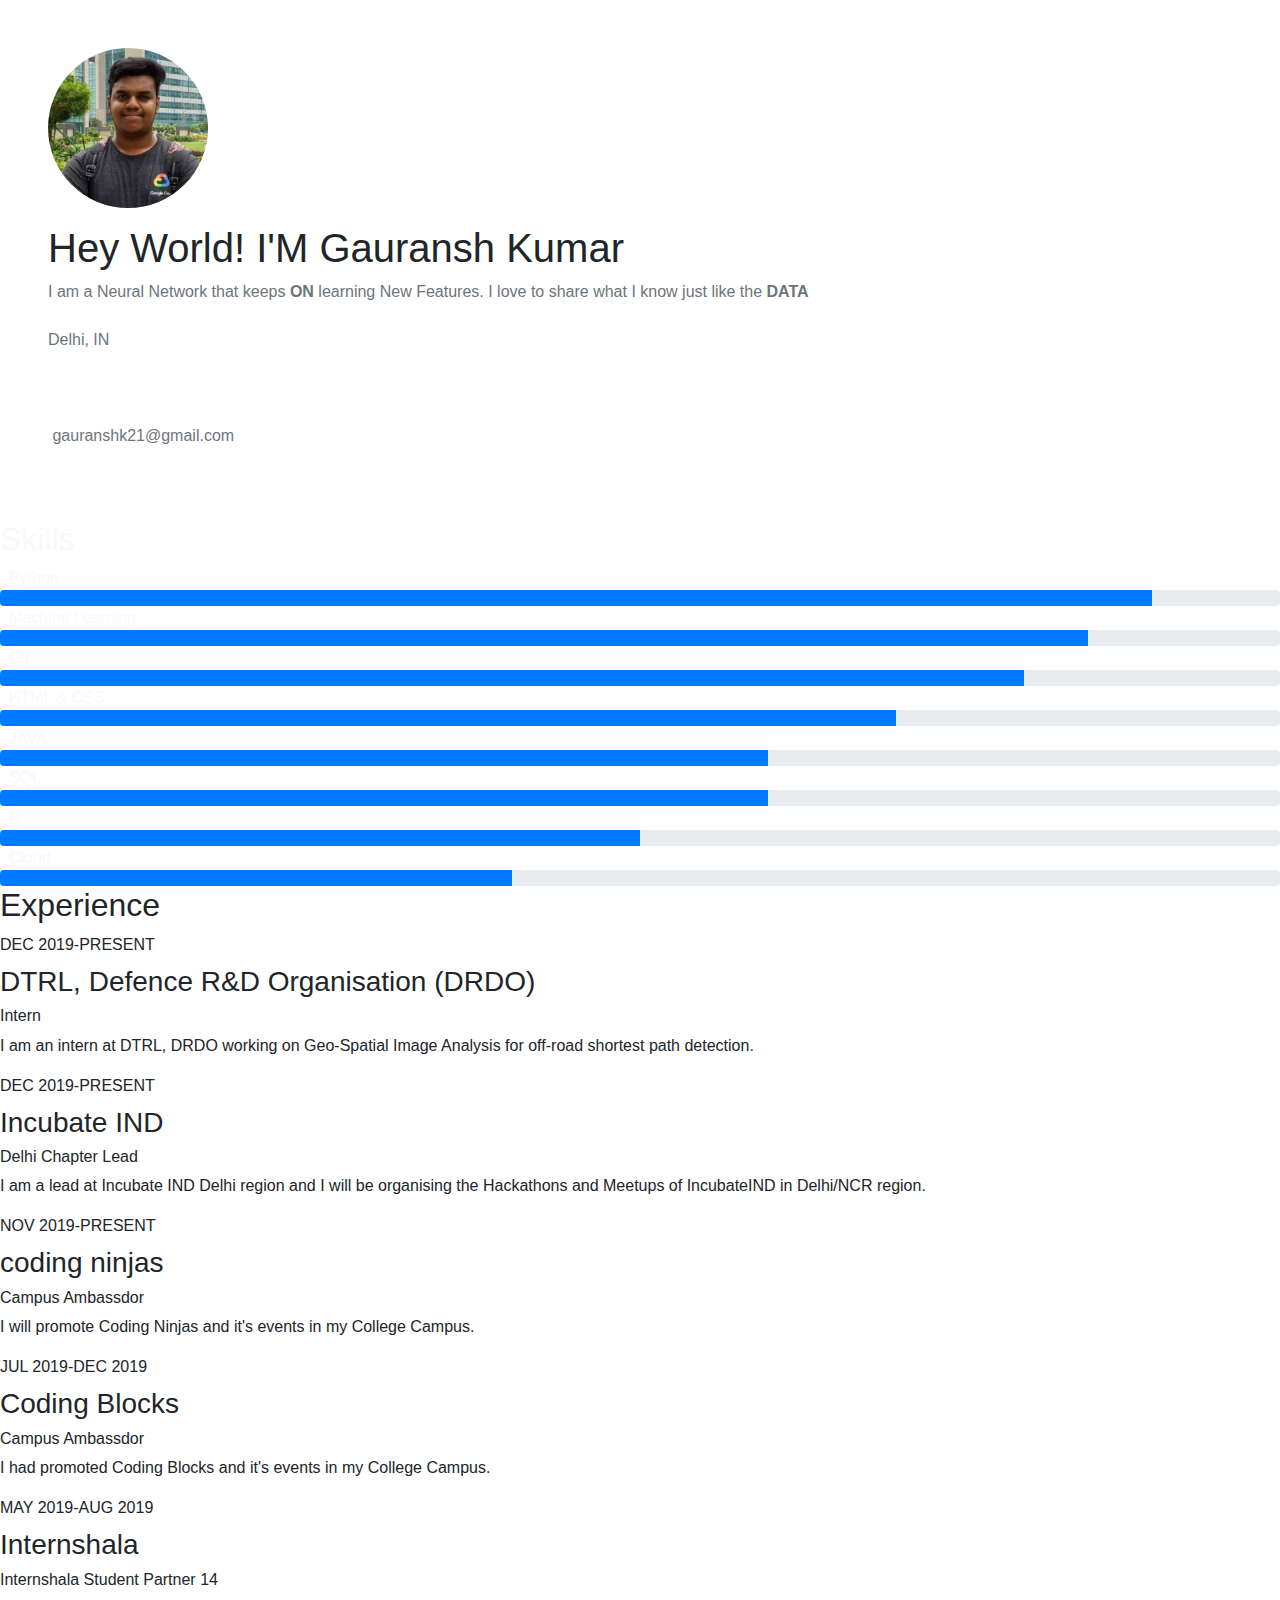
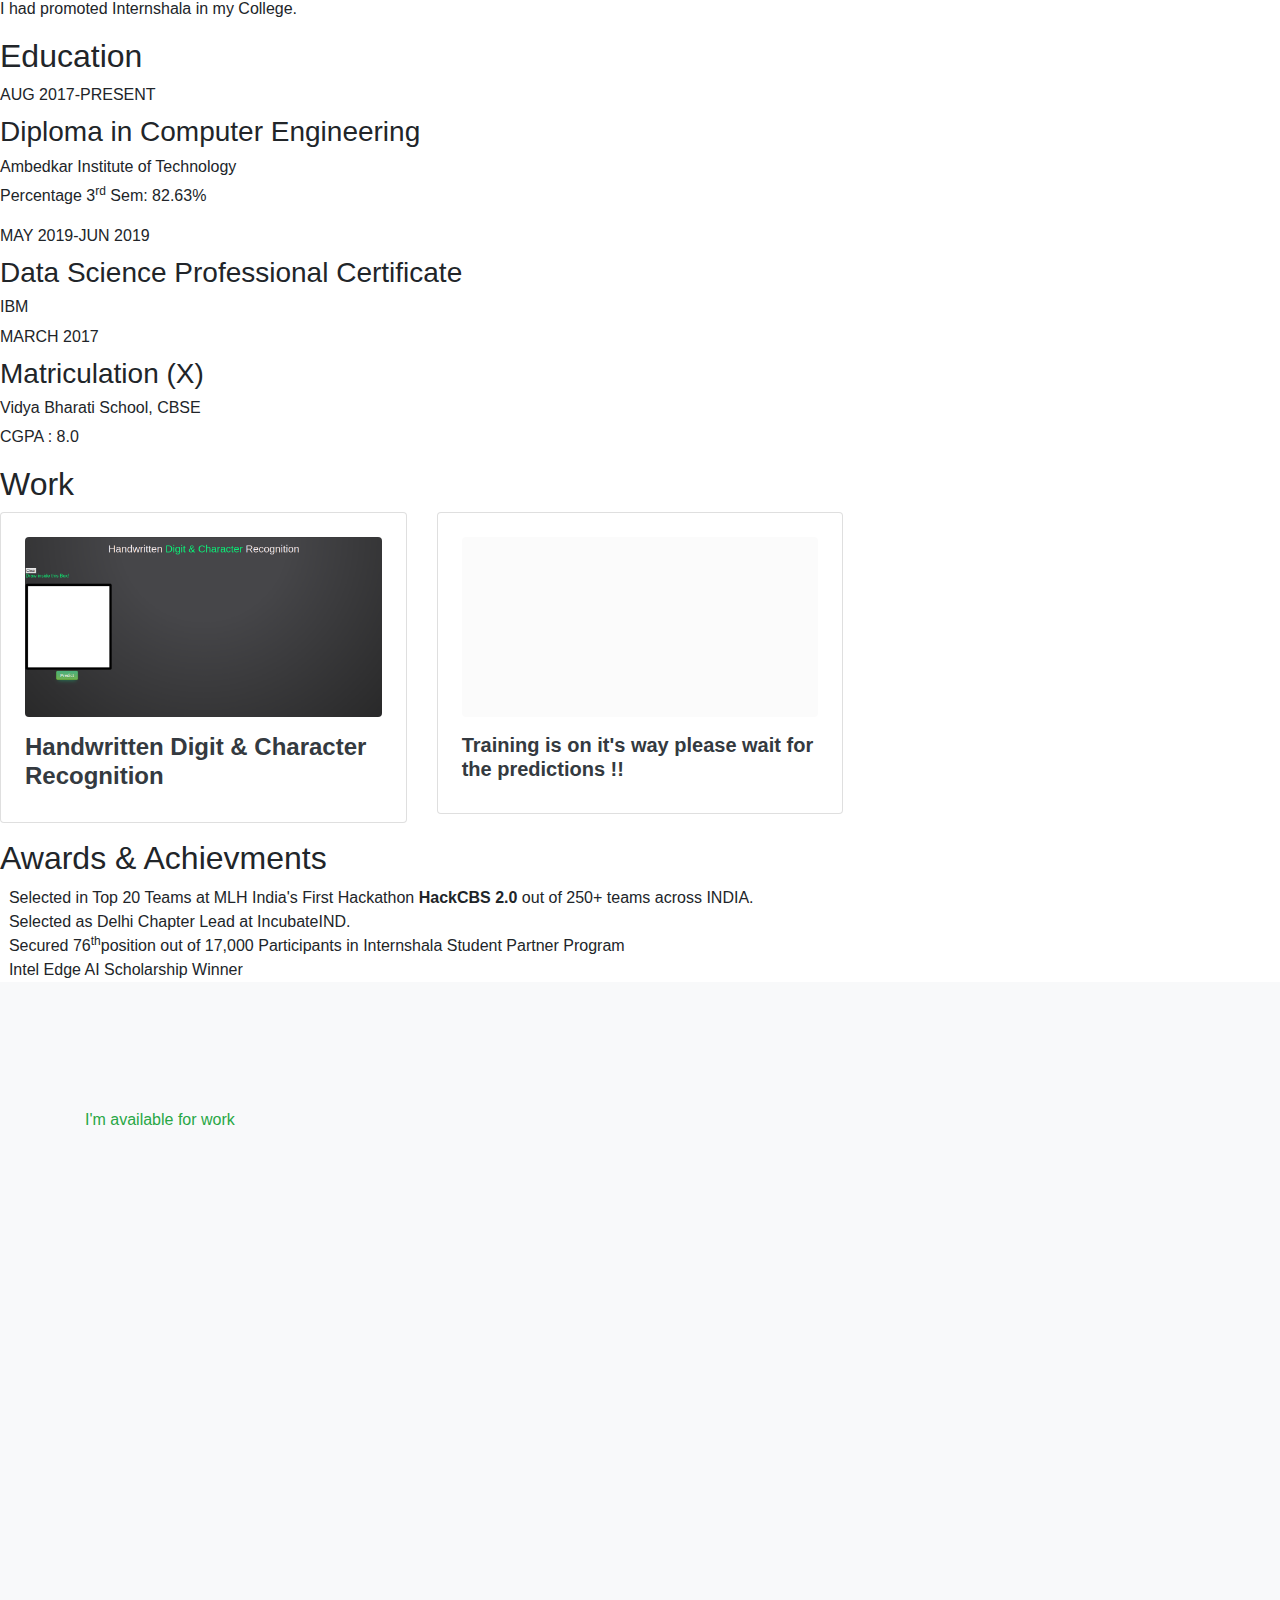
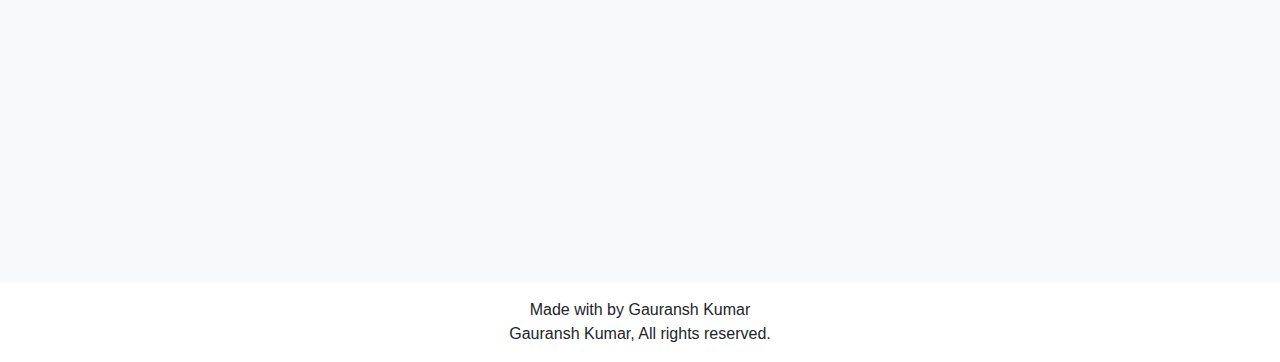
<file: index.html>
<!DOCTYPE html>
<html lang="en-US">

<head>
  <!-- Global site tag (gtag.js) - Google Analytics -->
<script async src="https://www.googletagmanager.com/gtag/js?id=UA-155865799-1"></script>
<script>
  window.dataLayer = window.dataLayer || [];
  function gtag(){dataLayer.push(arguments);}
  gtag('js', new Date());

  gtag('config', 'UA-155865799-1');
</script>

  <meta name="generator" content="Hugo 0.47.1" />
  <title>


    Gauransh Kumar | Developer

  </title>
  <meta charset="utf-8">
  <meta name="viewport" content="width=device-width, initial-scale=1">

  <link rel="stylesheet" href="https://maxcdn.bootstrapcdn.com/bootstrap/4.0.0/css/bootstrap.min.css" integrity="sha384-Gn5384xqQ1aoWXA+058RXPxPg6fy4IWvTNh0E263XmFcJlSAwiGgFAW/dAiS6JXm" crossorigin="anonymous">

  <link rel="stylesheet" href="https://d1azc1qln24ryf.cloudfront.net/114779/Socicon/style-cf.css?u8vidh">
  <link rel="stylesheet" type="text/css" href="https://demo.uicard.io/hugo-uilite-portfolio-demo/css/styles.css">

  <link href="https://fonts.googleapis.com/css?family=Montserrat:800" rel="stylesheet">
  <link rel="stylesheet" href="https://demo.uicard.io/hugo-uilite-portfolio-demo//css/highlight.css">

  <link rel="stylesheet" href="https://use.fontawesome.com/releases/v5.3.1/css/all.css" integrity="sha384-mzrmE5qonljUremFsqc01SB46JvROS7bZs3IO2EmfFsd15uHvIt+Y8vEf7N7fWAU" crossorigin="anonymous">



  <meta name="author" content="Gauransh Kumar">
  <meta name="theme-color" content="#000000">


  <link href="https://demo.uicard.io/hugo-uilite-portfolio-demo/index.xml" rel="alternate" type="application/rss+xml" title="Gauransh Kumar" />
  <link href="https://demo.uicard.io/hugo-uilite-portfolio-demo/index.xml" rel="feed" type="application/rss+xml" title="Gauransh Kumar" />



  <meta itemprop="name" content="Gauransh Kumar">
  <meta itemprop="description" content="">

  <meta name="og:title" content="Gauransh Kumar">
  <meta name="og:description" content="">
  <meta name="og:type" content="article">

  <meta name="twitter:card" content="summary">
  <meta name="twitter:title" content="Gauransh Kumar">
  <meta name="twitter:description" content="">

  <meta name="article:author" content="Gauransh Kumar">



  <script type="application/ld+json">
    {
      "@context": "http://schema.org",
      "@type": "WebSite",
      "url": "https://demo.uicard.io/hugo-uilite-portfolio-demo/",
      "name": "Gauransh Kumar",
      "author": {
        "@type": "Person",
        "name": "Gauransh Kumar"
      },
      "description": "",
    }
  </script>



</head>

<body class="clearfix">


  <section id="sidebar" class="sidebar d-flex align-items-center p-5">
    <div class="main-info">

      <img src="img/icon.jpeg" class="rounded-circle mb-3" width="160px">

      <h1 class="heading">Hey World! I&#39;M <span class="highlight">Gauransh Kumar</span></h1>
      <p class="text-muted">I am a Neural Network that keeps <b>ON</b> learning New Features. I love to share what I know just like the <b>DATA</b><br><br>Delhi, IN</p>

      <div class="social my-4">


        <a target="_blank" href="https://www.linkedin.com/in/gauranshk21">
          <i class="fab fa-linkedin"></i>
        </a>

        <a target="_blank" href="https://www.github.com/gauranshkumar">
          <i class="fab fa-github"></i>
        </a>

        <a target="_blank" href="https://instagram.com/gauranshk/">
          <i class="fab fa-instagram"></i>
        </a>

        <a href="https://www.facebook.com/profile.php?id=100011428915804" target="_blank">
          <i class="fab fa-facebook"></i>
        </a>

        <a target="_blank" href="https://twitter.com/gauransh_k">
          <i class="fab fa-twitter"></i>
        </a>

        <!-- <a target="_blank" href="mailto:gauranshk21@gmail.com">
          <i class="fas fa-envelope"></i>
        </a> -->
        <a href="img/Gauransh_Kumar_Resume.pdf">
          <i class="fas fa-file-pdf"></i>
        </a>
        <br>
        <br>
        <a target="_blank" href="mailto:gauranshk21@gmail.com">
          <i class="fas fa-envelope"></i><span class="text-muted">&nbspgauranshk21@gmail.com</span>
        </a>

      </div>
    </div>
  </section>

  <div class="main-content">


    <section id="skills" class="aqua text-light">
      <h2 class="heading">Skills</h2>



      <div class="skill">
        <i class="fab fa-python"></i>&nbsp&nbsp<span class="h6">Python</span>
        <div class="progress">
          <div class="progress-bar bg-blue" role="progressbar" style="width: 90%" aria-valuenow="10" aria-valuemin="0" aria-valuemax="100"></div>
        </div>
      </div>

      <div class="skill">
        <i class="fas fa-robot"></i>&nbsp&nbsp<span class="h6">Machine Learning</span>
        <div class="progress">
          <div class="progress-bar bg-blue" role="progressbar" style="width: 85%" aria-valuenow="10" aria-valuemin="0" aria-valuemax="100"></div>
        </div>
      </div>


      <div class="skill">
        <!-- <span class="h6">Git</span> -->
        <!-- <i class="fab fa-code-branch"></i> -->
        <i class="fas fa-code-branch"></i>&nbsp&nbsp<span class="h6">Git</span>
        <div class="progress">
          <div class="progress-bar bg-blue" role="progressbar" style="width: 80%" aria-valuenow="10" aria-valuemin="0" aria-valuemax="100"></div>
        </div>
      </div>

      <div class="skill">
        <i class="fab fa-html5"></i>&nbsp&nbsp<span class="h6">HTML & CSS</span>
        <div class="progress">
          <div class="progress-bar bg-blue" role="progressbar" style="width: 70%" aria-valuenow="10" aria-valuemin="0" aria-valuemax="100"></div>
        </div>
      </div>

      <div class="skill">
        <i class="fab fa-java"></i>&nbsp&nbsp<span class="h6">JAVA</span>
        <div class="progress">
          <div class="progress-bar bg-blue" role="progressbar" style="width: 60%" aria-valuenow="10" aria-valuemin="0" aria-valuemax="100"></div>
        </div>
      </div>

      <div class="skill">
        <i class="fas fa-database"></i>&nbsp&nbsp<span class="h6">SQL</span>
        <div class="progress">
          <div class="progress-bar bg-blue" role="progressbar" style="width: 60%" aria-valuenow="10" aria-valuemin="0" aria-valuemax="100"></div>
        </div>
      </div>


      <div class="skill">
        <i class="fab fa-r-project"></i>&nbsp&nbsp<span class="h6">R</span>
        <div class="progress">
          <div class="progress-bar bg-blue" role="progressbar" style="width: 50%" aria-valuenow="10" aria-valuemin="0" aria-valuemax="100"></div>
        </div>
      </div>

      <div class="skill">
        <i class="fas fa-cloud"></i>&nbsp&nbsp<span class="h6">Cloud</span>
        <div class="progress">
          <div class="progress-bar bg-blue" role="progressbar" style="width: 40%" aria-valuenow="10" aria-valuemin="0" aria-valuemax="100"></div>
        </div>
      </div>


    </section>


    <section id="experience" class="green">
      <h2 class="heading">Experience</h2>
      <div id="timeline">

        <div class="timeline-item clearfix">
          <div class="timeline-icon"></div>

          <div class="timeline-content  right ">
            <span class="date">DEC 2019-PRESENT</span>
            <h6 class="h3 my-2">DTRL, Defence R&D Organisation (DRDO)</h6>
            <h6 class="h6">Intern</h6>
            <p class="">I am an intern at DTRL, DRDO working on Geo-Spatial Image Analysis for off-road shortest path detection.</p>
          </div>
        </div>

        <div class="timeline-item clearfix">
          <div class="timeline-icon"></div>

          <div class="timeline-content ">
            <span class="date">DEC 2019-PRESENT</span>
            <h6 class="h3 my-2">Incubate IND</h6>
            <h6 class="h6">Delhi Chapter Lead</h6>
            <p class="">I am a lead at Incubate IND Delhi region and I will be organising the Hackathons and Meetups of IncubateIND in Delhi/NCR region.</p>
          </div>
        </div>

        <div class="timeline-item clearfix">
          <div class="timeline-icon"></div>

          <div class="timeline-content right">
            <span class="date">NOV 2019-PRESENT</span>
            <h6 class="h3 my-2">coding ninjas</h6>
            <h6 class="h6">Campus Ambassdor</h6>
            <p class="">I will promote Coding Ninjas and it's events in my College Campus.</p>
          </div>
        </div>

        <div class="timeline-item clearfix">
          <div class="timeline-icon"></div>

          <div class="timeline-content ">
            <span class="date">JUL 2019-DEC 2019</span>
            <h6 class="h3 my-2">Coding Blocks</h6>
            <h6 class="h6">Campus Ambassdor</h6>
            <p class="">I had promoted Coding Blocks and it's events in my College Campus.</p>
          </div>
        </div>

        <div class="timeline-item clearfix">
          <div class="timeline-icon"></div>

          <div class="timeline-content right">
            <span class="date">MAY 2019-AUG 2019</span>
            <h6 class="h3 my-2">Internshala</h6>
            <h6 class="h6">Internshala Student Partner 14</h6>
            <p class="">I had promoted Internshala in my College.</p>
          </div>
        </div>
      </div>

    </section>


    <section class="blue">
      <h2 class="heading">Education</h2>

      <div id="timeline">
        <div class="timeline-item clearfix">
          <div class="timeline-icon"></div>

          <div class="timeline-content right">
            <span class="date">AUG 2017-PRESENT</span>
            <h6 class="h3 my-2">Diploma in Computer Engineering</h6>
            <h6 class="h6">Ambedkar Institute of Technology</h6>
            <p class="">Percentage 3<sup>rd</sup> Sem: 82.63%</p>
          </div>
        </div>

        <div class="timeline-item clearfix">
          <div class="timeline-icon"></div>

          <div class="timeline-content">
            <span class="date">MAY 2019-JUN 2019</span>
            <h6 class="h3 my-2">Data Science Professional Certificate</h6>
            <h6 class="h6">IBM</h6>
          </div>
        </div>

        <div class="timeline-item clearfix">
          <div class="timeline-icon"></div>

          <div class="timeline-content right">
            <span class="date">MARCH 2017</span>
            <h6 class="h3 my-2">Matriculation (X)</h6>
            <h6 class="h6">Vidya Bharati School, CBSE</h6>
            <p class="">CGPA : 8.0</p>
          </div>
        </div>

      </div>
      <!--
      <div class="row justify-content-md-center text-center">



        <div class="col-12 col-lg-6 col-md-6 mb-3">
          <div class="card p-4">
            <i class="mt-3  fa fa-code fa-3x"></i>
            <h5 class="mt-4">Web Development</h5>
            <p class="text-muted">Duis ornare lacus lectus, ut sollicitudin lacus sodales at. Cras a orci non orci interdum ullamcorper.</p>
          </div>
        </div>



        <div class="col-12 col-lg-6 col-md-6 mb-3">
          <div class="card p-4">
            <i class="mt-3  fa fa-pen-nib fa-3x"></i>
            <h5 class="mt-4">Logo Design</h5>
            <p class="text-muted">Duis ornare lacus lectus, ut sollicitudin lacus sodales at. Cras a orci non orci interdum ullamcorper.</p>
          </div>
        </div>


      </div> -->
    </section>
  </div>

  <div style="z-index: 4; position: relative;">

    <section class="yellow">
      <h2 class="heading">Work</h2>

      <div class="row">

        <div class="col-lg-4 col-md-4 col-12 mb-3">
          <div class="card p-4">
            <a class="mb-3" href="http://char-recognizer.herokuapp.com" target="_blank">
              <div class="featuredImage rounded" style="background-size:cover;background-position:center;background-image: url('img/thumb.png'); height: 180px;background-color:#fbfbfb;">
              </div>
            </a>

            <a href="http://char-recognizer.herokuapp.com">
              <h3 class="h4 font-weight-bold text-dark">Handwritten Digit & Character Recognition</h3>
            </a>

            <div>


              <div class="float-right">

              </div>
            </div>
          </div>
        </div>

        <!-- <div class="col-lg-4 col-md-4 col-12 mb-3">
          <div class="card p-4">
            <a class="mb-3" href="https://demo.uicard.io/hugo-uilite-portfolio-demo/work/work-experience2/">
              <div class="featuredImage rounded" style="background-size:cover;background-position:center;background-image: url('https://demo.uicard.io/hugo-uilite-portfolio-demo/images/work/work2.jpg'); height: 180px;background-color:#fbfbfb;">
              </div>
            </a>

            <a href="https://demo.uicard.io/hugo-uilite-portfolio-demo/work/work-experience2/">
              <h3 class="h4 font-weight-bold text-dark">Work Experience2</h3>
            </a>

            <div>


              <div class="float-right">

              </div>
            </div>
          </div>
        </div> -->

        <div class="col-lg-4 col-md-4 col-12 mb-3">
          <div class="card p-4">
            <a class="mb-3" href="#">
              <div class="featuredImage rounded" style="background-size:cover;background-position:center;background-image: url('https://capsegypt.com/images/loading.gif'); height: 180px;background-color:#fbfbfb;">
              </div>
            </a>

            <a href="#">
              <h3 class="h5 font-weight-bold text-dark">Training is on it's way please wait for the predictions !!</h3>
            </a>

            <div>


              <div class="float-right">

              </div>
            </div>
          </div>
        </div>

      </div>

      <!--
      <div class="text-center mt-5">
        <a href="https://demo.uicard.io/hugo-uilite-portfolio-demo/work" class="btn btn-lg btn-dark-faded ">Browse All</a>
      </div> -->
    </section>

    <section class="skin">
      <h2 class="heading">
        Awards & Achievments
      </h2>



      <!-- <div class="row">

        <div class="col-lg-5 col-md-5 col-12 mb-3">
          <div class="card p-4">
            <a class="mb-3" href="https://demo.uicard.io/hugo-uilite-portfolio-demo/blog/my-second-blog-post/">
              <div class="featuredImage rounded" style="background-size:cover;background-position:center;background-image: url('https://demo.uicard.io/hugo-uilite-portfolio-demo/images/blog/image2.jpg'); height: 200px;background-color:#fbfbfb;">
              </div>
            </a>
            <small class="text-muted">Sep 18, 2018</small>
            <a href="https://demo.uicard.io/hugo-uilite-portfolio-demo/blog/my-second-blog-post/">
              <h3 class="h4 font-weight-bold text-dark">My Second Blog Post</h3>
            </a>

            <div>

              <span class="badge badge-light">News</span>

              <span class="badge badge-light">Japan</span>


              <div class="float-right">

              </div>
            </div>
          </div>
        </div>

        <div class="col-lg-5 col-md-5 col-12 mb-3">
          <div class="card p-4">
            <a class="mb-3" href="https://demo.uicard.io/hugo-uilite-portfolio-demo/blog/this-is-a-blog/">
              <div class="featuredImage rounded" style="background-size:cover;background-position:center;background-image: url('https://demo.uicard.io/hugo-uilite-portfolio-demo/images/blog/image1.jpg'); height: 200px;background-color:#fbfbfb;">
              </div>
            </a>
            <small class="text-muted">Sep 17, 2018</small>
            <a href="https://demo.uicard.io/hugo-uilite-portfolio-demo/blog/this-is-a-blog/">
              <h3 class="h4 font-weight-bold text-dark">This Is a Blog</h3>
            </a>

            <div>


              <div class="float-right">

              </div>
            </div>
          </div>
        </div>

        <div class="col-lg-2 col-12 align-items-end d-flex align-items-center">
          <a href="https://demo.uicard.io/hugo-uilite-portfolio-demo//blog" class="btn btn-dark-faded rounded-circle p-4 text-center">
            <img width="40px" src="https://demo.uicard.io/hugo-uilite-portfolio-demo//images/next.svg" alt="">
          </a>
        </div>
      </div> -->

      <i class="fas fa-star"></i>&nbsp&nbspSelected in Top 20 Teams at MLH India's First Hackathon <span class="highlight"><b>HackCBS 2.0</b></span> out of 250+ teams across INDIA.
      <br>
      <i class="fas fa-star"></i>&nbsp&nbspSelected as Delhi Chapter Lead at IncubateIND.
      <br>
      <i class="fas fa-star"></i>&nbsp&nbspSecured 76<sup>th</sup>position out of 17,000 Participants in Internshala Student Partner Program
      <br>
      <i class="fas fa-star"></i>&nbsp&nbspIntel Edge AI Scholarship Winner


    </section>
  </div>

  <div class="main-content">

    <section id="contact" class="bg-light d-flex align-items-center" style="height: 100vh;">
      <div class="container">
        <!-- <h2 class="heading mb-3">Contact</h2> -->

        <div class="text-success my-3">
          I&#39;m available for work
        </div>

        <!-- <form action="https://formspree.io/heyarviind@gmail.com" method="post">
          <div class="form-row">
            <div class="col-12 col-xl-6 col-lg-6 col-md-6">
              <label>Name</label>
              <input type="text" class="form-control" name="name" placeholder="Name">
            </div>
            <div class="col-12 col-xl-6 col-lg-6 col-md-6">
              <label>Email</label>
              <input type="email" class="form-control" name="_replyto" placeholder="Email">
            </div>
          </div>

          <div class="form-group">
            <label>Message</label>
            <textarea placeholder="Message" name="message" class="form-control" rows="4"></textarea>
          </div>
          <button type="submit" class="btn btn-dark">Submit</button>
        </form> -->

        <div class="embed-responsive embed-responsive-16by9">
          <iframe class="embed-responsive-item" src="https://docs.google.com/forms/d/e/1FAIpQLSe12llKz099s1t_eh8faLSTCiiAUXBuf3vEx5JWw7mf7y65eQ/viewform?embedded=true">Loading…</iframe>
        </div>
      </div>
    </section>
  </div>

  <script src="https://blog.uicard.io/js/highlight.min.js"></script>
  <script>
    hljs.initHighlightingOnLoad();
  </script>
  <script async="" src="https://www.googletagmanager.com/gtag/js?id=UA-114708351-1"></script>
  <script>
    window.dataLayer = window.dataLayer || [];

    function gtag() {
      dataLayer.push(arguments);
    }
    gtag('js', new Date());
    gtag('config', 'UA-114708351-1');
  </script>

  <div class="footer-copyright text-center py-3">
    Made with <i class="fas fa-heart red"></i> by Gauransh Kumar
    <br>
    <i class="far fa-copyright"></i>Gauransh Kumar, All rights reserved.
  </div>
</body>

<script src="https://code.jquery.com/jquery-3.2.1.min.js" crossorigin="anonymous"></script>
<script src="https://cdnjs.cloudflare.com/ajax/libs/popper.js/1.12.9/umd/popper.min.js" integrity="sha384-ApNbgh9B+Y1QKtv3Rn7W3mgPxhU9K/ScQsAP7hUibX39j7fakFPskvXusvfa0b4Q" crossorigin="anonymous"></script>
<script src="https://maxcdn.bootstrapcdn.com/bootstrap/4.0.0/js/bootstrap.min.js" integrity="sha384-JZR6Spejh4U02d8jOt6vLEHfe/JQGiRRSQQxSfFWpi1MquVdAyjUar5+76PVCmYl" crossorigin="anonymous"></script>
<script src="https://demo.uicard.io/hugo-uilite-portfolio-demo/js/main.js"></script>

</html>
</file>
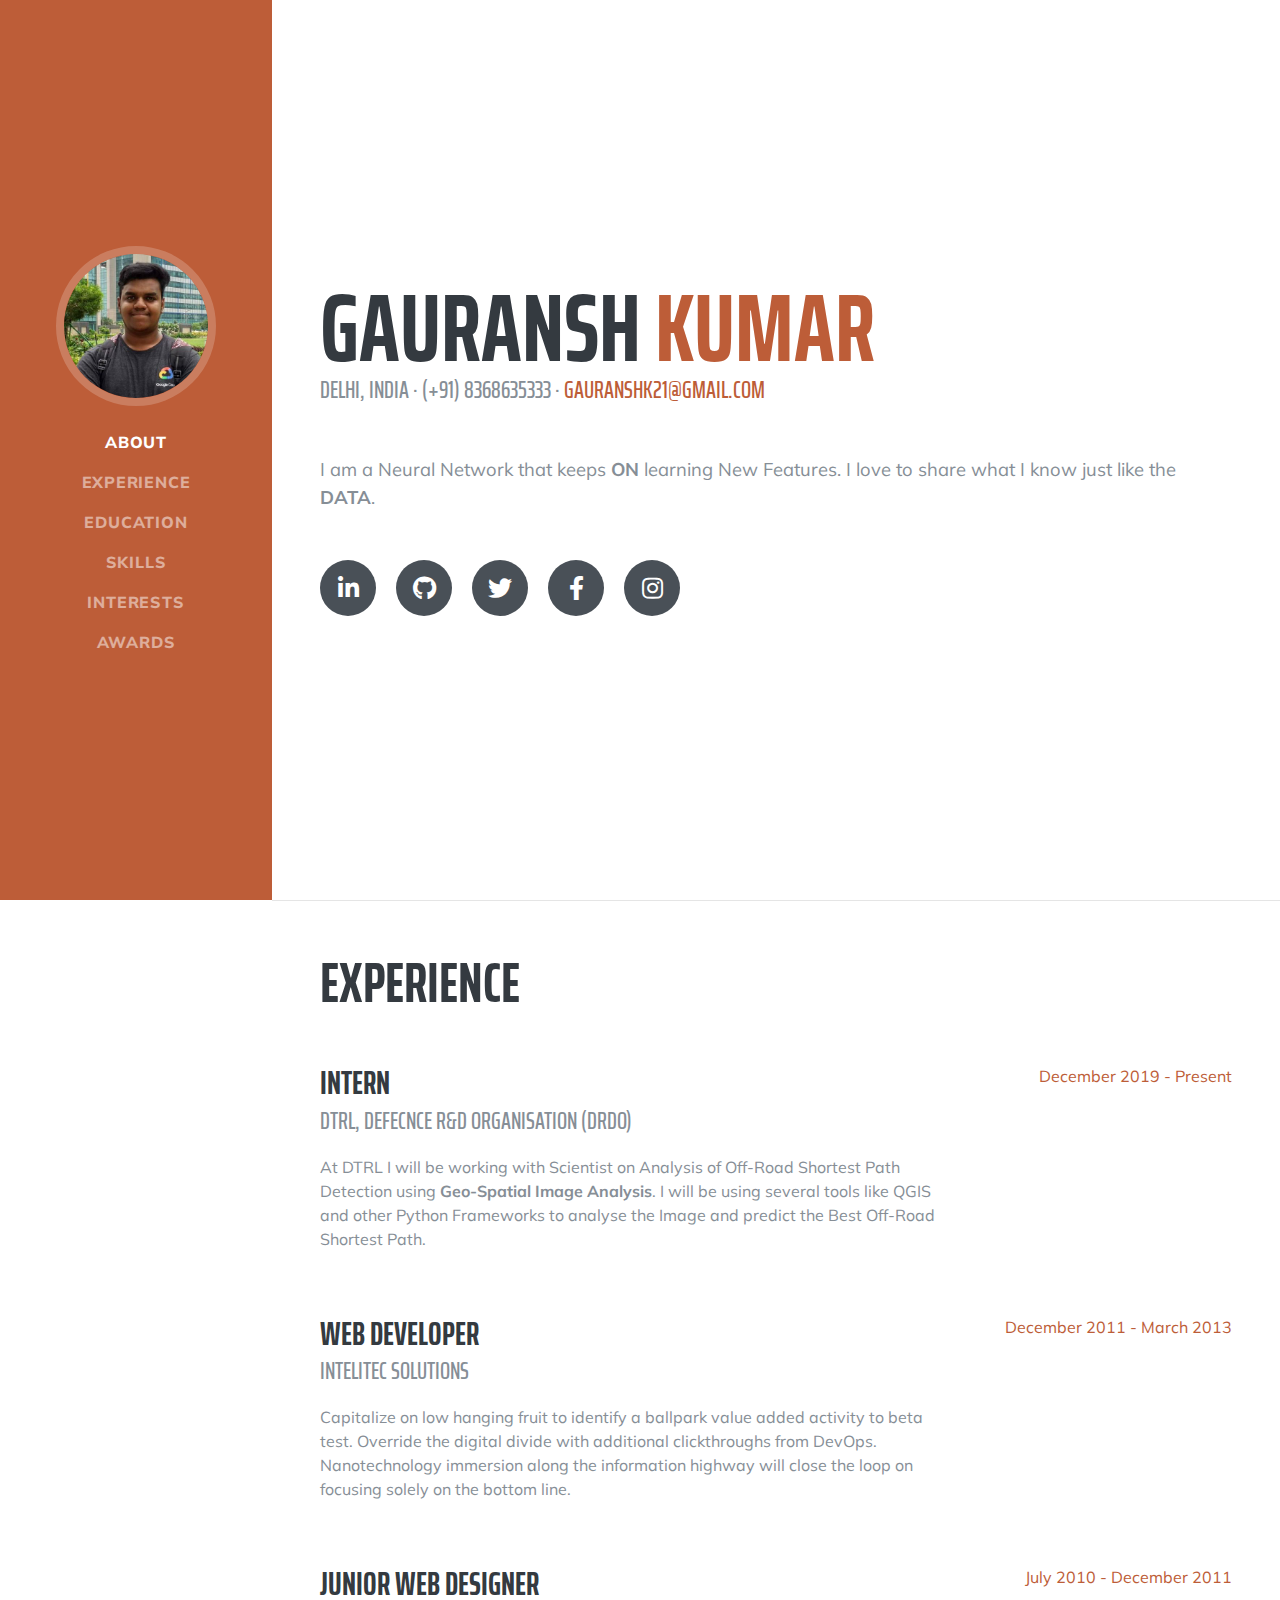
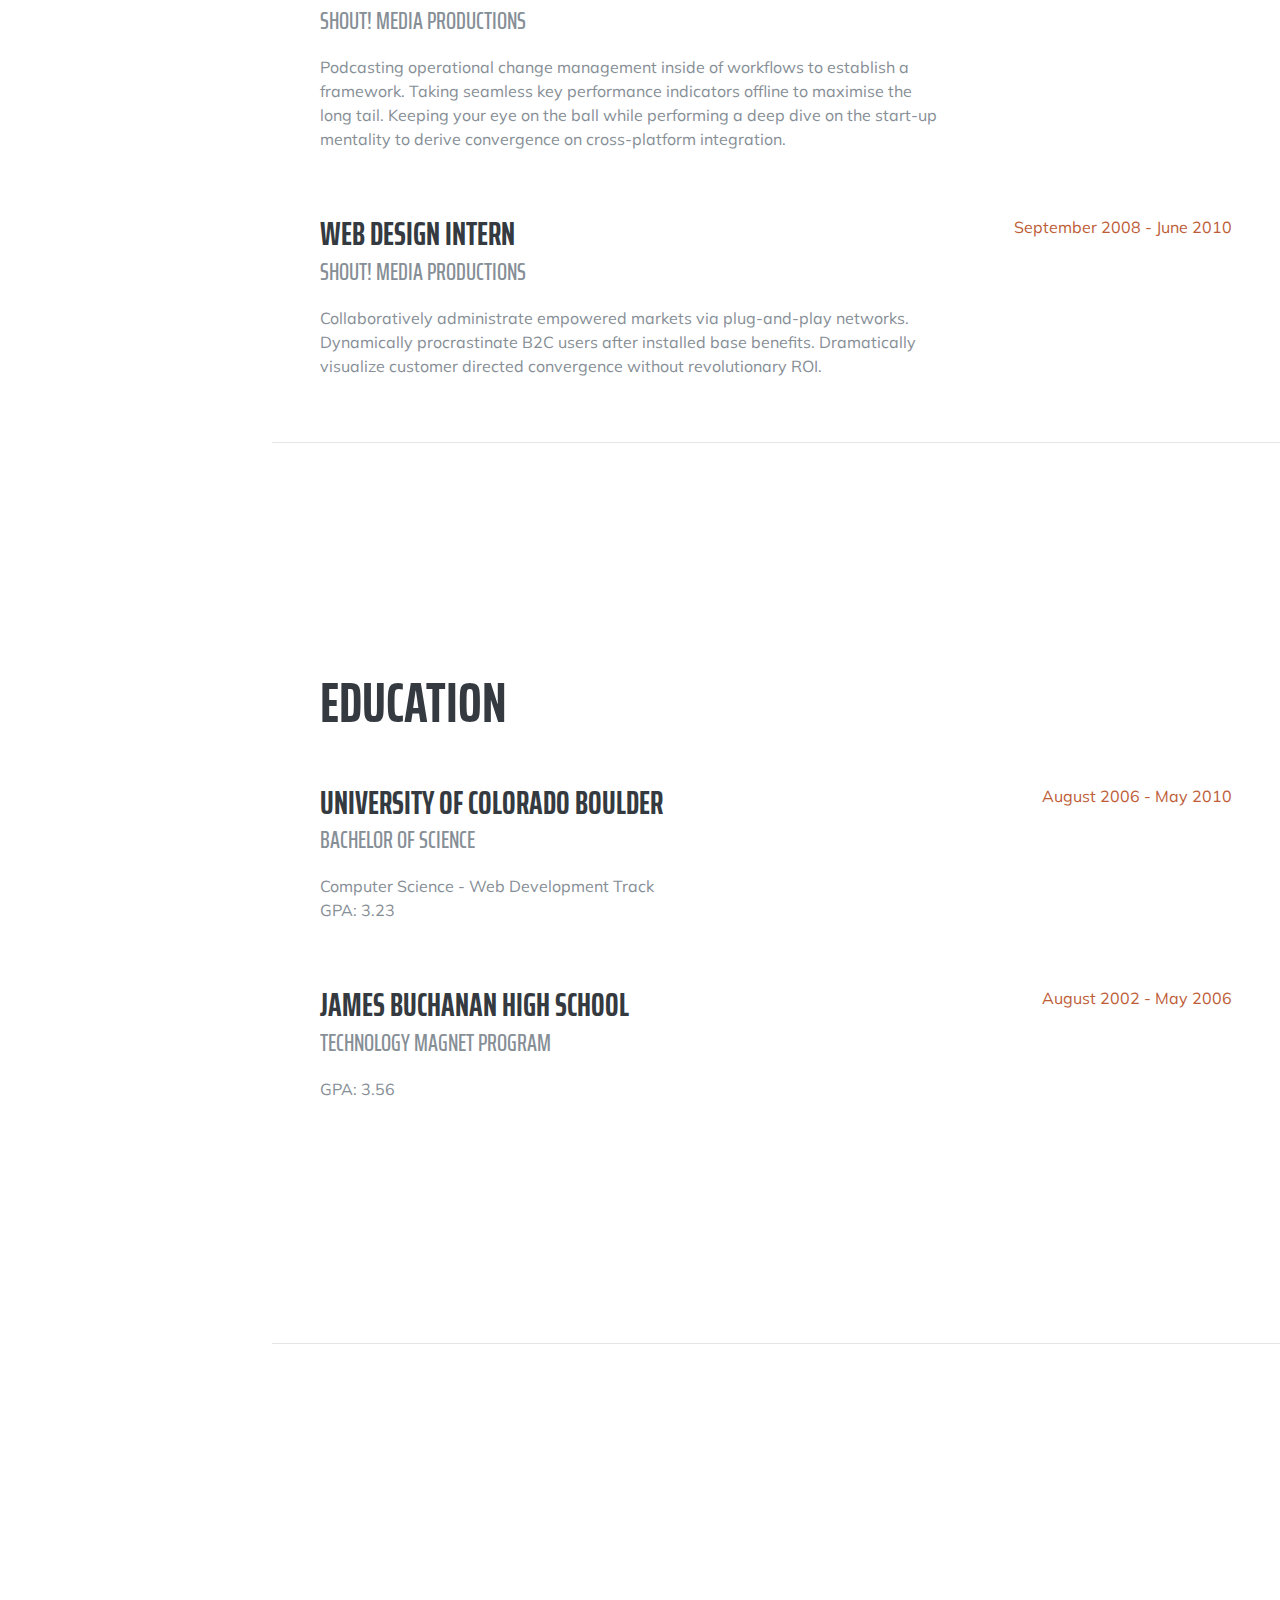
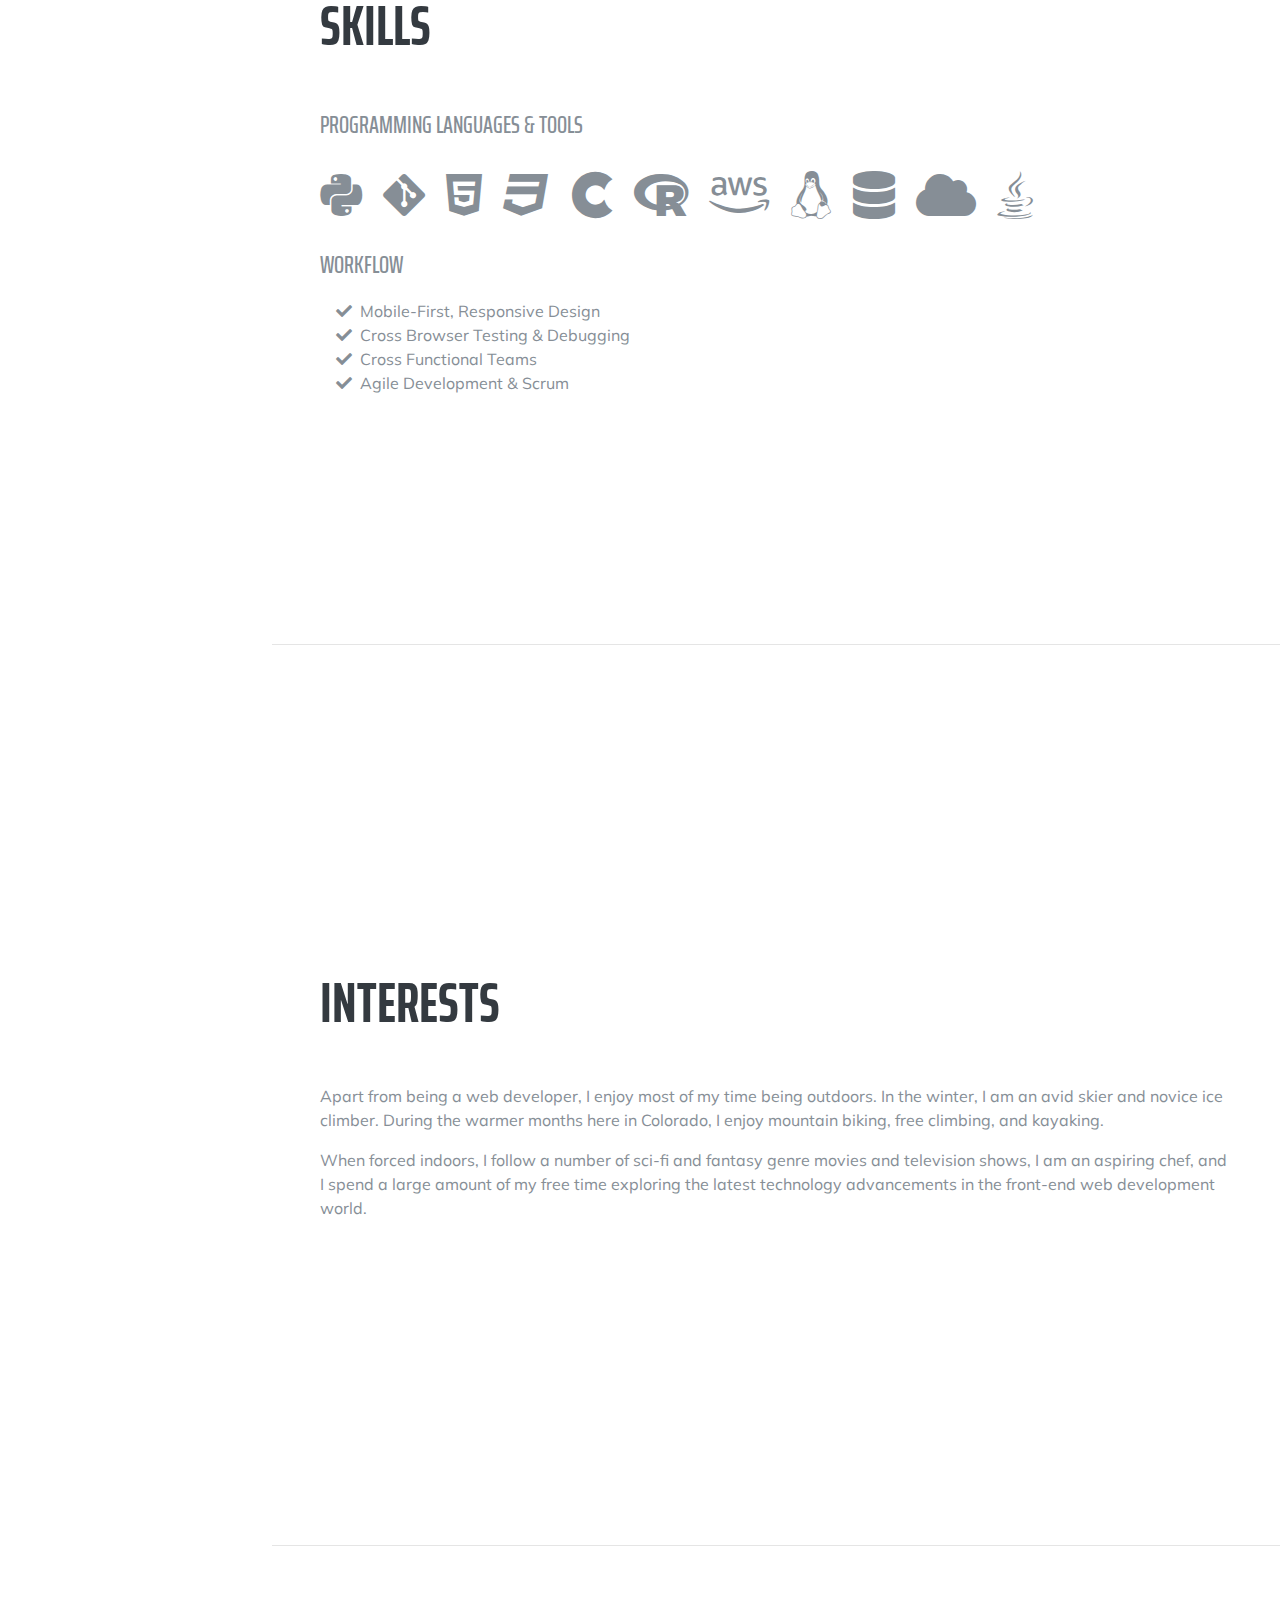
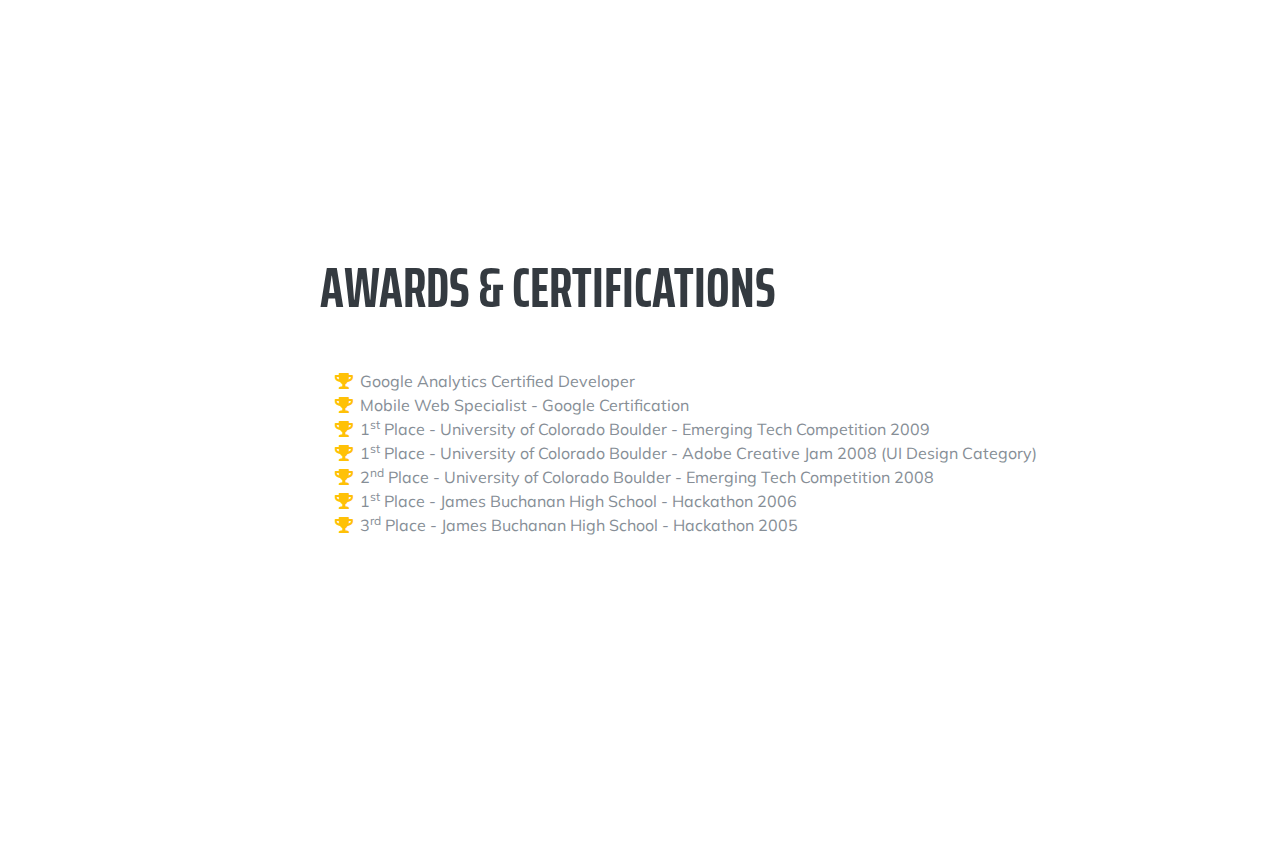
<file: index_old.html>
<!DOCTYPE html>
<html lang="en">

<head>

  <meta charset="utf-8">
  <meta name="viewport" content="width=device-width, initial-scale=1, shrink-to-fit=no">
  <meta name="description" content="">
  <meta name="author" content="">

  <title>Gauransh Kumar | Developer</title>

  <!-- Bootstrap core CSS -->
  <link href="vendor/bootstrap/css/bootstrap.min.css" rel="stylesheet">

  <!-- Custom fonts for this template -->
  <link href="https://fonts.googleapis.com/css?family=Saira+Extra+Condensed:500,700" rel="stylesheet">
  <link href="https://fonts.googleapis.com/css?family=Muli:400,400i,800,800i" rel="stylesheet">
  <link href="vendor/fontawesome-free/css/all.min.css" rel="stylesheet">

  <!-- Custom styles for this template -->
  <link href="css/resume.min.css" rel="stylesheet">

</head>

<body id="page-top">

  <nav class="navbar navbar-expand-lg navbar-dark bg-primary fixed-top" id="sideNav">
    <a class="navbar-brand js-scroll-trigger" href="#page-top">
      <span class="d-block d-lg-none">Gauransh Kumar</span>
      <span class="d-none d-lg-block">
        <img class="img-fluid img-profile rounded-circle mx-auto mb-2" src="img/icon.jpeg" alt="">
      </span>
    </a>
    <button class="navbar-toggler" type="button" data-toggle="collapse" data-target="#navbarSupportedContent" aria-controls="navbarSupportedContent" aria-expanded="false" aria-label="Toggle navigation">
      <span class="navbar-toggler-icon"></span>
    </button>
    <div class="collapse navbar-collapse" id="navbarSupportedContent">
      <ul class="navbar-nav">
        <li class="nav-item">
          <a class="nav-link js-scroll-trigger" href="#about">About</a>
        </li>
        <li class="nav-item">
          <a class="nav-link js-scroll-trigger" href="#experience">Experience</a>
        </li>
        <li class="nav-item">
          <a class="nav-link js-scroll-trigger" href="#education">Education</a>
        </li>
        <li class="nav-item">
          <a class="nav-link js-scroll-trigger" href="#skills">Skills</a>
        </li>
        <li class="nav-item">
          <a class="nav-link js-scroll-trigger" href="#interests">Interests</a>
        </li>
        <li class="nav-item">
          <a class="nav-link js-scroll-trigger" href="#awards">Awards</a>
        </li>
      </ul>
    </div>
  </nav>

  <div class="container-fluid p-0">

    <section class="resume-section p-3 p-lg-5 d-flex align-items-center" id="about">
      <div class="w-100">
        <h1 class="mb-0">Gauransh
          <span class="text-primary">Kumar</span>
        </h1>
        <div class="subheading mb-5">Delhi, India · (+91) 8368635333 ·
          <a href="mailto:gauranshk21@gmail.com">gauranshk21@gmail.com</a>
        </div>
        <p class="lead mb-5">I am a Neural Network that keeps <b>ON</b> learning New Features. I love to share what I know just like the <b>DATA</b>.</p>
        <div class="social-icons">
          <a href="https://www.linkedin.com/in/gauranshk21" target="_blank">
            <i class="fab fa-linkedin-in"></i>
          </a>
          <a href="https://www.github.com/gauranshkumar" target="_blank">
            <i class="fab fa-github"></i>
          </a>
          <a href="https://twitter.com/gauransh_k" target="_blank">
            <i class="fab fa-twitter"></i>
          </a>
          <a href="https://www.facebook.com/profile.php?id=100011428915804" target="_blank">
            <i class="fab fa-facebook-f"></i>
          </a>
          <a href="https://www.instagram.com/gauranshk/" target="_blank">
            <i class="fab fa-instagram"></i>
          </a>
        </div>
      </div>
    </section>

    <hr class="m-0">

    <section class="resume-section p-3 p-lg-5 d-flex justify-content-center" id="experience">
      <div class="w-100">
        <h2 class="mb-5">Experience</h2>

        <div class="resume-item d-flex flex-column flex-md-row justify-content-between mb-5">
          <div class="resume-content">
            <h3 class="mb-0">Intern</h3>
            <div class="subheading mb-3">DTRL, Defecnce R&D Organisation (DRDO)</div>
            <p>At DTRL I will be working with Scientist on Analysis of Off-Road Shortest Path Detection using <b>Geo-Spatial Image Analysis</b>. I will be using several tools like QGIS and other Python Frameworks to analyse the Image and predict the Best Off-Road Shortest Path.</p>
          </div>
          <div class="resume-date text-md-right">
            <span class="text-primary">December 2019 - Present</span>
          </div>
        </div>

        <div class="resume-item d-flex flex-column flex-md-row justify-content-between mb-5">
          <div class="resume-content">
            <h3 class="mb-0">Web Developer</h3>
            <div class="subheading mb-3">Intelitec Solutions</div>
            <p>Capitalize on low hanging fruit to identify a ballpark value added activity to beta test. Override the digital divide with additional clickthroughs from DevOps. Nanotechnology immersion along the information highway will close the loop
              on focusing solely on the bottom line.</p>
          </div>
          <div class="resume-date text-md-right">
            <span class="text-primary">December 2011 - March 2013</span>
          </div>
        </div>

        <div class="resume-item d-flex flex-column flex-md-row justify-content-between mb-5">
          <div class="resume-content">
            <h3 class="mb-0">Junior Web Designer</h3>
            <div class="subheading mb-3">Shout! Media Productions</div>
            <p>Podcasting operational change management inside of workflows to establish a framework. Taking seamless key performance indicators offline to maximise the long tail. Keeping your eye on the ball while performing a deep dive on the
              start-up mentality to derive convergence on cross-platform integration.</p>
          </div>
          <div class="resume-date text-md-right">
            <span class="text-primary">July 2010 - December 2011</span>
          </div>
        </div>

        <div class="resume-item d-flex flex-column flex-md-row justify-content-between">
          <div class="resume-content">
            <h3 class="mb-0">Web Design Intern</h3>
            <div class="subheading mb-3">Shout! Media Productions</div>
            <p>Collaboratively administrate empowered markets via plug-and-play networks. Dynamically procrastinate B2C users after installed base benefits. Dramatically visualize customer directed convergence without revolutionary ROI.</p>
          </div>
          <div class="resume-date text-md-right">
            <span class="text-primary">September 2008 - June 2010</span>
          </div>
        </div>

      </div>

    </section>

    <hr class="m-0">

    <section class="resume-section p-3 p-lg-5 d-flex align-items-center" id="education">
      <div class="w-100">
        <h2 class="mb-5">Education</h2>

        <div class="resume-item d-flex flex-column flex-md-row justify-content-between mb-5">
          <div class="resume-content">
            <h3 class="mb-0">University of Colorado Boulder</h3>
            <div class="subheading mb-3">Bachelor of Science</div>
            <div>Computer Science - Web Development Track</div>
            <p>GPA: 3.23</p>
          </div>
          <div class="resume-date text-md-right">
            <span class="text-primary">August 2006 - May 2010</span>
          </div>
        </div>

        <div class="resume-item d-flex flex-column flex-md-row justify-content-between">
          <div class="resume-content">
            <h3 class="mb-0">James Buchanan High School</h3>
            <div class="subheading mb-3">Technology Magnet Program</div>
            <p>GPA: 3.56</p>
          </div>
          <div class="resume-date text-md-right">
            <span class="text-primary">August 2002 - May 2006</span>
          </div>
        </div>

      </div>
    </section>

    <hr class="m-0">

    <section class="resume-section p-3 p-lg-5 d-flex align-items-center" id="skills">
      <div class="w-100">
        <h2 class="mb-5">Skills</h2>

        <div class="subheading mb-3">Programming Languages &amp; Tools</div>
        <ul class="list-inline dev-icons">
          <li class="list-inline-item">
            <i class="fab fa-python"></i>
          </li>
          <li class="list-inline-item">
            <i class="fab fa-git-alt"></i>
          </li>
          <li class="list-inline-item">
            <i class="fab fa-html5"></i>
          </li>
          <li class="list-inline-item">
            <i class="fab fa-css3"></i>
          </li>
          <li class="list-inline-item">
            <i class="fab fa-cuttlefish"></i>
          </li>
          <li class="list-inline-item">
            <i class="fab fa-r-project"></i>
          </li>
          <li class="list-inline-item">
            <i class="fab fa-aws"></i>
          </li>
          <li class="list-inline-item">
            <i class="fab fa-linux"></i>
          </li>
          <li class="list-inline-item">
            <i class="fas fa-database"></i>
          </li>
          <li class="list-inline-item">
            <i class="fas fa-cloud"></i>
          </li>
          <li class="list-inline-item">
            <i class="fab fa-java"></i>
          </li>
        </ul>

        <div class="subheading mb-3">Workflow</div>
        <ul class="fa-ul mb-0">
          <li>
            <i class="fa-li fa fa-check"></i>
            Mobile-First, Responsive Design</li>
          <li>
            <i class="fa-li fa fa-check"></i>
            Cross Browser Testing &amp; Debugging</li>
          <li>
            <i class="fa-li fa fa-check"></i>
            Cross Functional Teams</li>
          <li>
            <i class="fa-li fa fa-check"></i>
            Agile Development &amp; Scrum</li>
        </ul>
      </div>
    </section>

    <hr class="m-0">

    <section class="resume-section p-3 p-lg-5 d-flex align-items-center" id="interests">
      <div class="w-100">
        <h2 class="mb-5">Interests</h2>
        <p>Apart from being a web developer, I enjoy most of my time being outdoors. In the winter, I am an avid skier and novice ice climber. During the warmer months here in Colorado, I enjoy mountain biking, free climbing, and kayaking.</p>
        <p class="mb-0">When forced indoors, I follow a number of sci-fi and fantasy genre movies and television shows, I am an aspiring chef, and I spend a large amount of my free time exploring the latest technology advancements in the front-end
          web development world.</p>
      </div>
    </section>

    <hr class="m-0">

    <section class="resume-section p-3 p-lg-5 d-flex align-items-center" id="awards">
      <div class="w-100">
        <h2 class="mb-5">Awards &amp; Certifications</h2>
        <ul class="fa-ul mb-0">
          <li>
            <i class="fa-li fa fa-trophy text-warning"></i>
            Google Analytics Certified Developer</li>
          <li>
            <i class="fa-li fa fa-trophy text-warning"></i>
            Mobile Web Specialist - Google Certification</li>
          <li>
            <i class="fa-li fa fa-trophy text-warning"></i>
            1<sup>st</sup>
            Place - University of Colorado Boulder - Emerging Tech Competition 2009</li>
          <li>
            <i class="fa-li fa fa-trophy text-warning"></i>
            1<sup>st</sup>
            Place - University of Colorado Boulder - Adobe Creative Jam 2008 (UI Design Category)</li>
          <li>
            <i class="fa-li fa fa-trophy text-warning"></i>
            2<sup>nd</sup>
            Place - University of Colorado Boulder - Emerging Tech Competition 2008</li>
          <li>
            <i class="fa-li fa fa-trophy text-warning"></i>
            1<sup>st</sup>
            Place - James Buchanan High School - Hackathon 2006</li>
          <li>
            <i class="fa-li fa fa-trophy text-warning"></i>
            3<sup>rd</sup>
            Place - James Buchanan High School - Hackathon 2005</li>
        </ul>
      </div>
    </section>

  </div>

  <!-- Bootstrap core JavaScript -->
  <script src="vendor/jquery/jquery.min.js"></script>
  <script src="vendor/bootstrap/js/bootstrap.bundle.min.js"></script>

  <!-- Plugin JavaScript -->
  <script src="vendor/jquery-easing/jquery.easing.min.js"></script>

  <!-- Custom scripts for this template -->
  <script src="js/resume.min.js"></script>

</body>

</html>
</file>
<file: css/resume.min.css>
/*!
 * Start Bootstrap - Resume v5.0.8 (https://startbootstrap.com/template-overviews/resume)
 * Copyright 2013-2019 Start Bootstrap
 * Licensed under MIT (https://github.com/BlackrockDigital/startbootstrap-resume/blob/master/LICENSE)
 */body{font-family:Muli,-apple-system,BlinkMacSystemFont,'Segoe UI',Roboto,'Helvetica Neue',Arial,sans-serif,'Apple Color Emoji','Segoe UI Emoji','Segoe UI Symbol','Noto Color Emoji';padding-top:54px;color:#868e96}@media (min-width:992px){body{padding-top:0;padding-left:17rem}}h1,h2,h3,h4,h5,h6{font-family:'Saira Extra Condensed',-apple-system,BlinkMacSystemFont,'Segoe UI',Roboto,'Helvetica Neue',Arial,sans-serif,'Apple Color Emoji','Segoe UI Emoji','Segoe UI Symbol','Noto Color Emoji';font-weight:700;text-transform:uppercase;color:#343a40}h1{font-size:6rem;line-height:5.5rem}h2{font-size:3.5rem}h3{font-size:2rem}p.lead{font-size:1.15rem;font-weight:400}.subheading{text-transform:uppercase;font-weight:500;font-family:'Saira Extra Condensed',-apple-system,BlinkMacSystemFont,'Segoe UI',Roboto,'Helvetica Neue',Arial,sans-serif,'Apple Color Emoji','Segoe UI Emoji','Segoe UI Symbol','Noto Color Emoji';font-size:1.5rem}.social-icons a{display:inline-block;height:3.5rem;width:3.5rem;background-color:#495057;color:#fff!important;border-radius:100%;text-align:center;font-size:1.5rem;line-height:3.5rem;margin-right:1rem}.social-icons a:last-child{margin-right:0}.social-icons a:hover{background-color:#bd5d38}.dev-icons{font-size:3rem}.dev-icons .list-inline-item i:hover{color:#bd5d38}#sideNav .navbar-nav .nav-item .nav-link{font-weight:800;letter-spacing:.05rem;text-transform:uppercase}#sideNav .navbar-toggler:focus{outline-color:#d48a6e}@media (min-width:992px){#sideNav{text-align:center;position:fixed;top:0;left:0;display:flex;flex-direction:column;width:17rem;height:100vh}#sideNav .navbar-brand{display:flex;margin:auto auto 0;padding:.5rem}#sideNav .navbar-brand .img-profile{max-width:10rem;max-height:10rem;border:.5rem solid rgba(255,255,255,.2)}#sideNav .navbar-collapse{display:flex;align-items:flex-start;flex-grow:0;width:100%;margin-bottom:auto}#sideNav .navbar-collapse .navbar-nav{flex-direction:column;width:100%}#sideNav .navbar-collapse .navbar-nav .nav-item{display:block}#sideNav .navbar-collapse .navbar-nav .nav-item .nav-link{display:block}}section.resume-section{padding-top:5rem!important;padding-bottom:5rem!important;max-width:75rem}section.resume-section .resume-item .resume-date{min-width:none}@media (min-width:768px){section.resume-section{min-height:100vh}section.resume-section .resume-item .resume-date{min-width:18rem}}@media (min-width:992px){section.resume-section{padding-top:3rem!important;padding-bottom:3rem!important}}.bg-primary{background-color:#bd5d38!important}.text-primary{color:#bd5d38!important}a{color:#bd5d38}a:active,a:focus,a:hover{color:#824027}
</file>
